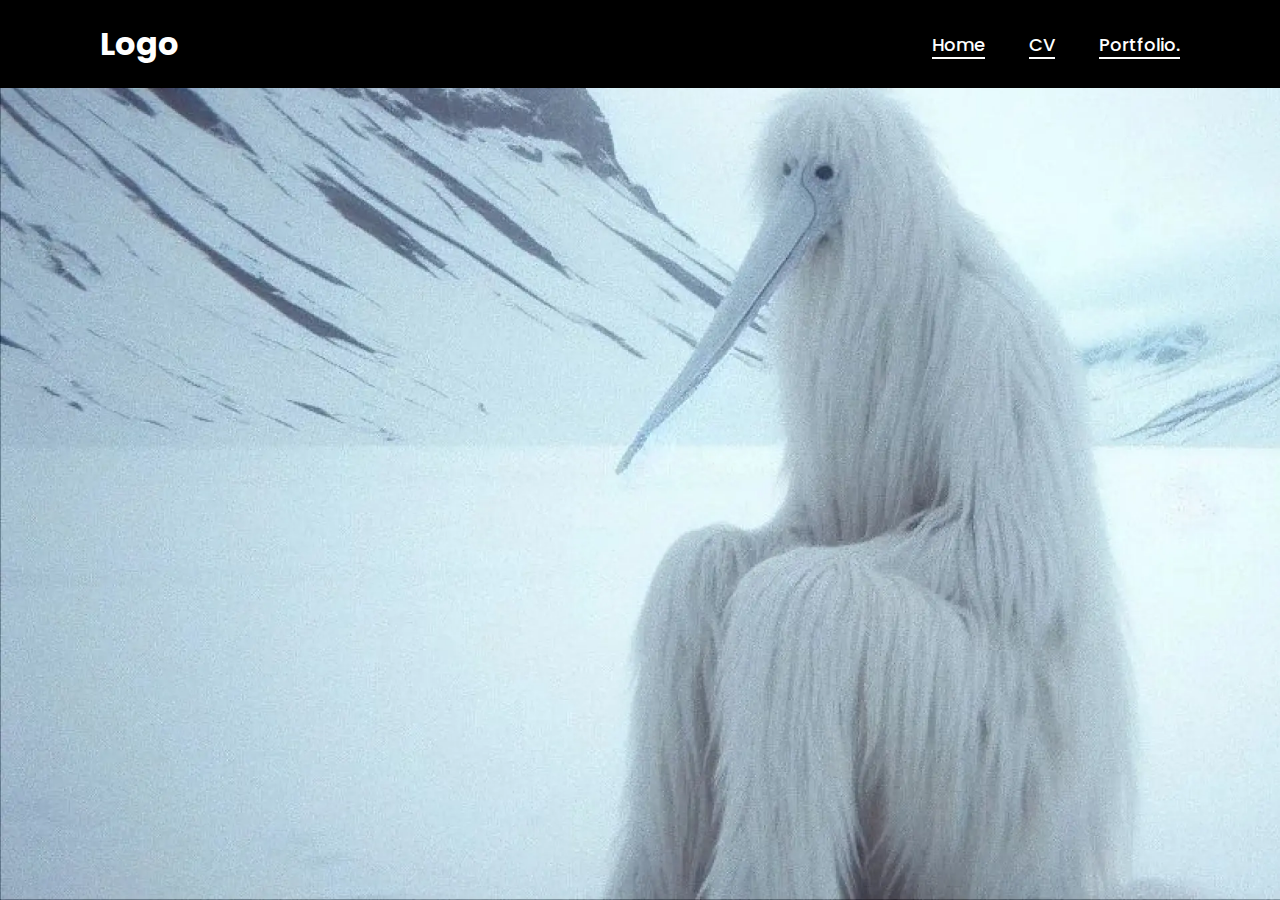
<file: index.html>
<!DOCTYPE html>
<html lang="en">
<head>
    <meta charset="UTF-8">
    <meta name="viewport" content="width=device-width, initial-scale=1.0">
    <title>Document</title>
    <link rel="stylesheet" href="/css/stayl.css">
</head>
<body>
    <header class="header">
        <a href="#" class="logo">Logo</a>

        <nav class="navbar">
            <a href="index.html">Home</a>
            <a href="cv.html">CV</a>
            <a href="portfolio.html">Portfolio.</a>
        </nav>
    </header>
    <!-- <a href="portfolio.html">Portfolio</a>
    <a href="cv.html">CV</a> -->
    <main>
        <h1>Berksan Gunay</h1>

        <p>Lorem ipsum dolor sit amet consectetur adipisicing elit. Nihil, recusandae!</p>
    </main>
  
</body>
</html>
</file>
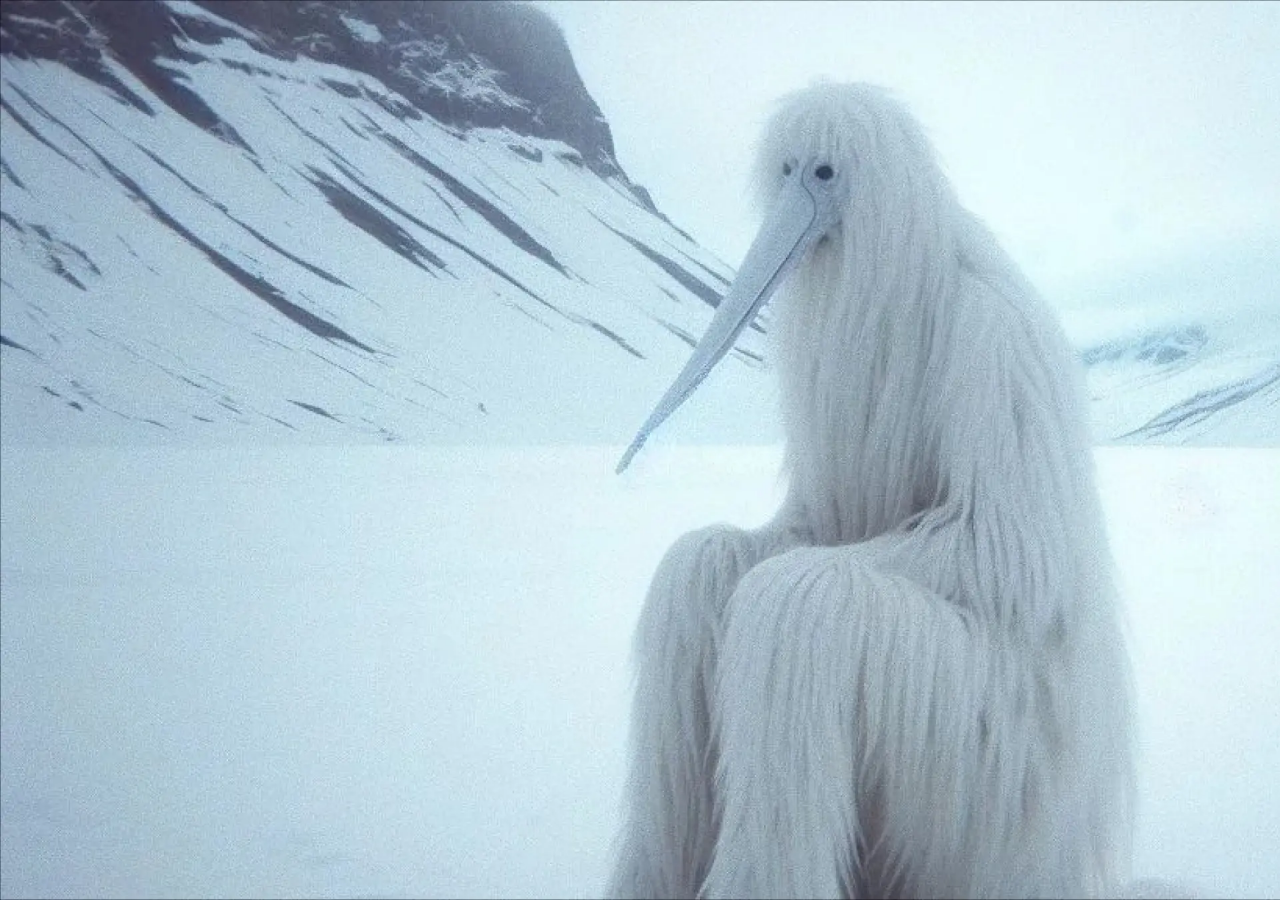
<file: cv.html>
<!DOCTYPE html>
<html lang="en">
<head>
    <meta charset="UTF-8">
    <meta name="viewport" content="width=device-width, initial-scale=1.0">
    <title>Document</title>
    <link rel="stylesheet" href="/css/stayl.css">
</head>
<body>
    
</body>
</html>
</file>
<file: css/stayl.css>
@import url("https://fonts.googleapis.com/css2?family=Poppins:wght@300;400;500;600;700;800;900&display=swap");
* {
    margin: 0;
    padding: 0;
    box-sizing: border-box;
    font-family: "Poppins", sans-serif;
}

body{
    min-height: 100vh;
    background-image: url(/bird.png);
    background-repeat: no-repeat;
    background-size: cover;
}
.header {
    position: fixed;
    top: 0;
    left: 0;
    width: 100%;
    padding: 20px 100px;
    background-color: rgb(0, 0, 0);
    display: flex;
    justify-content: space-between;
    align-items: center;
    z-index: 100;
}

.logo{
    font-size: 32px;
    color: #ffff;
    text-decoration:none;
    font-weight:700;
}

.navbar a{
    position: relative;
    font-size: 18px;
    color: #ffff;
    font-weight: 500;
    text-decoration: none;
    margin-left: 40px;
}
.navbar a::before{
    content: '';
    position: absolute;
    top: 100%;
    left: 0;
    width: 100%;
    height: 2px;
    background-color: #ffff;
}
.navbar a:hover::before {
    width: 100%;
}
</file>
